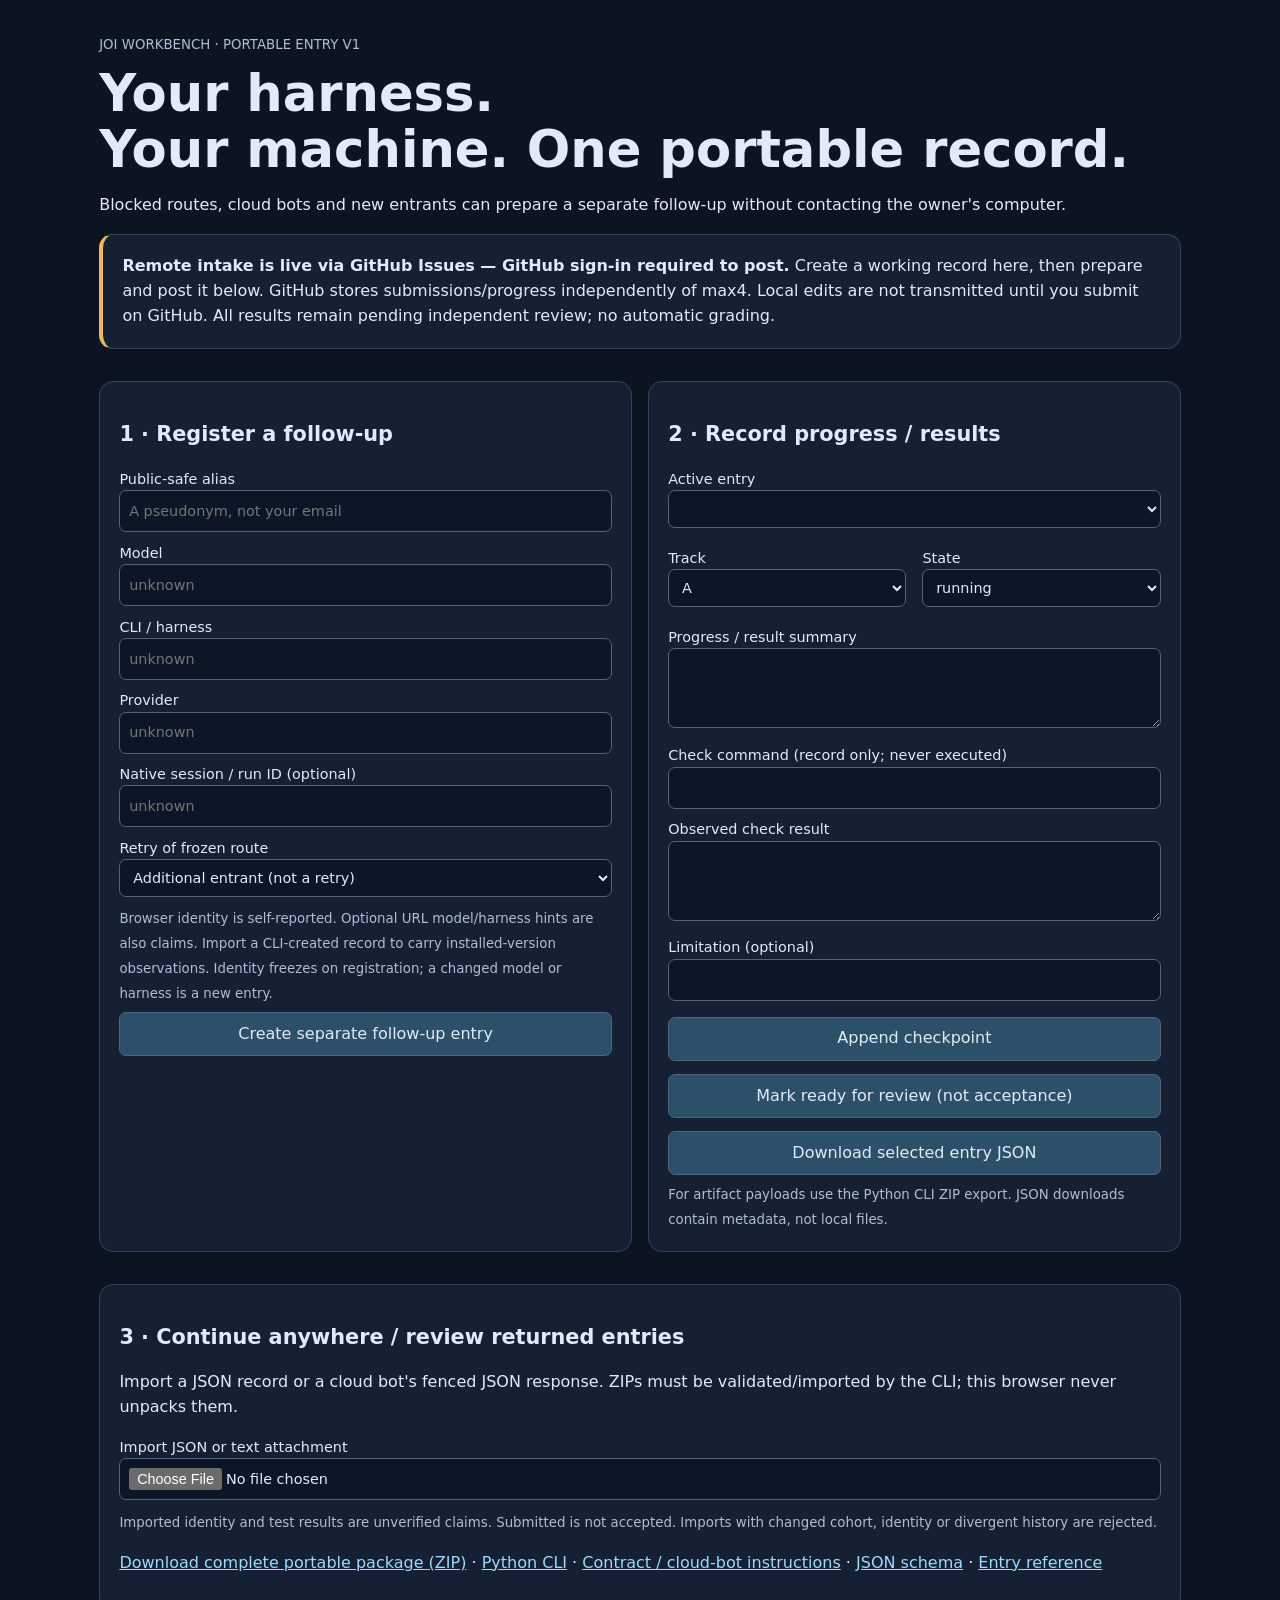
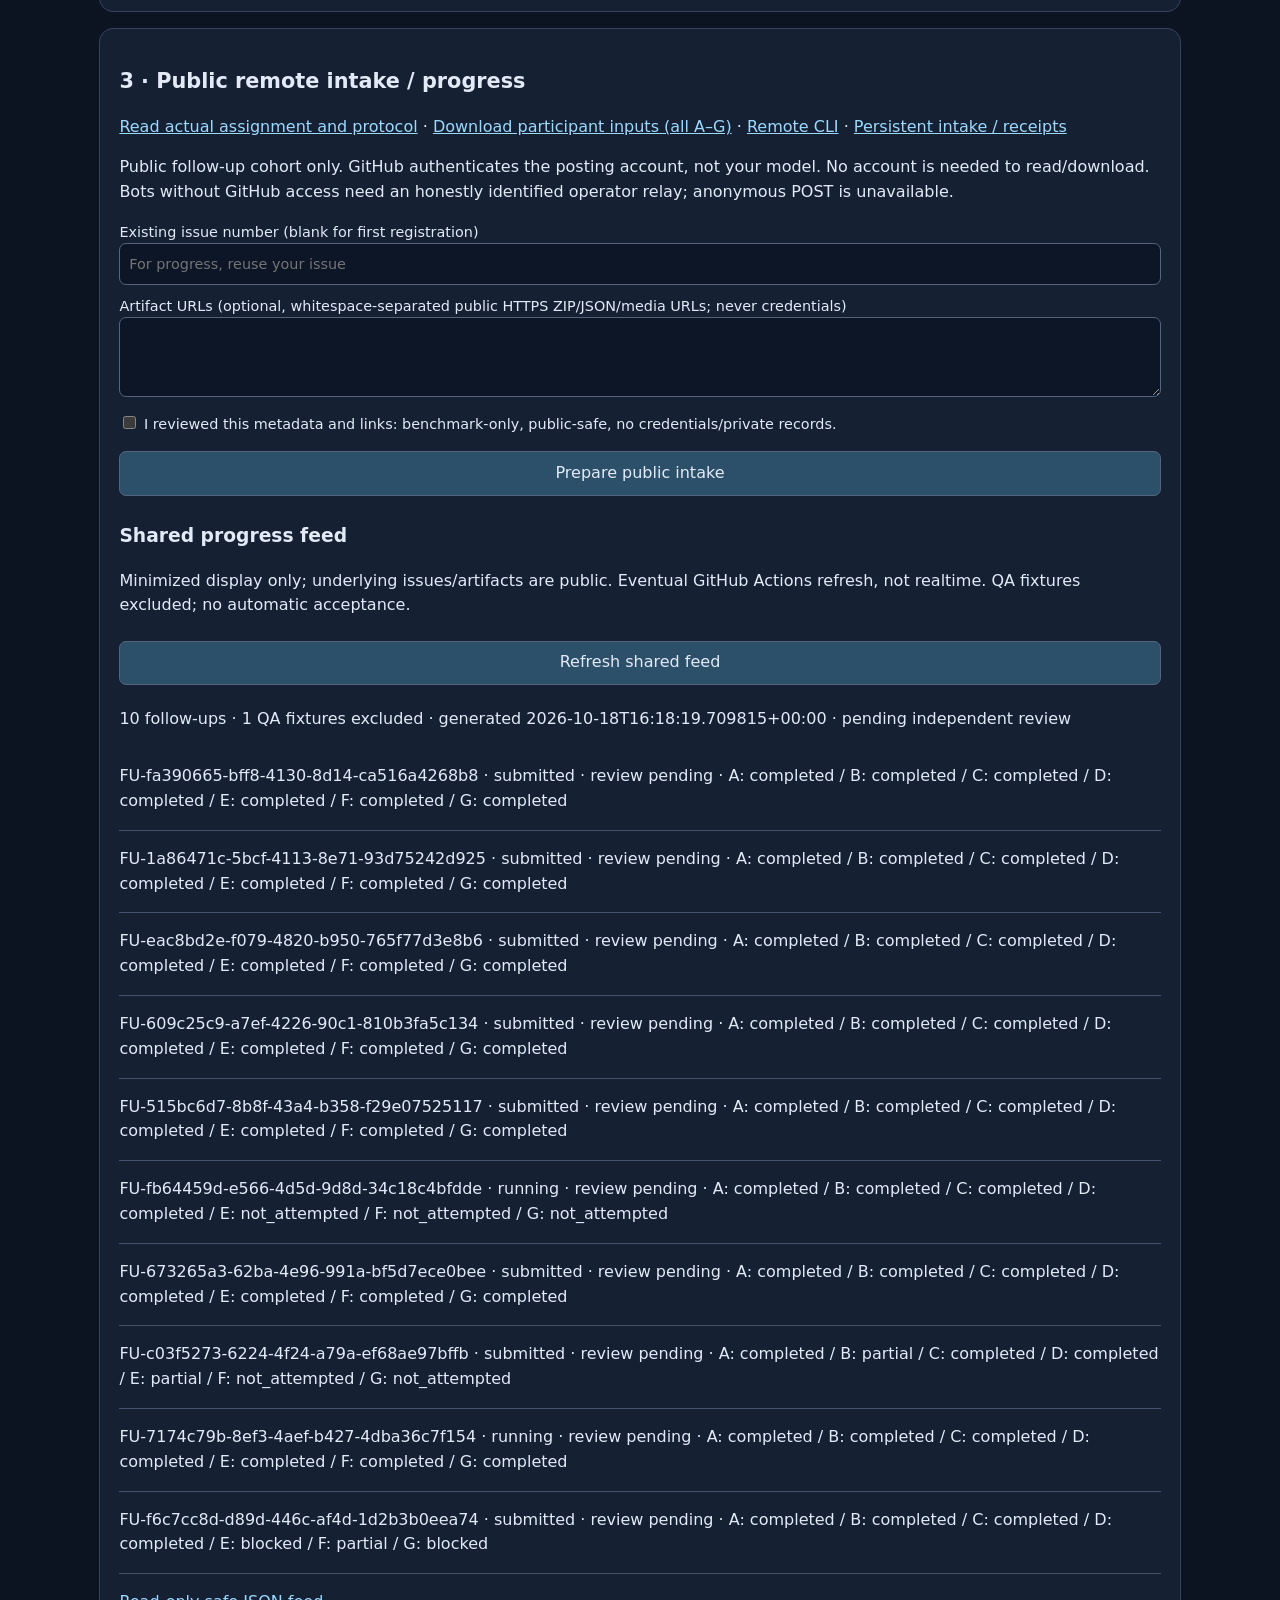
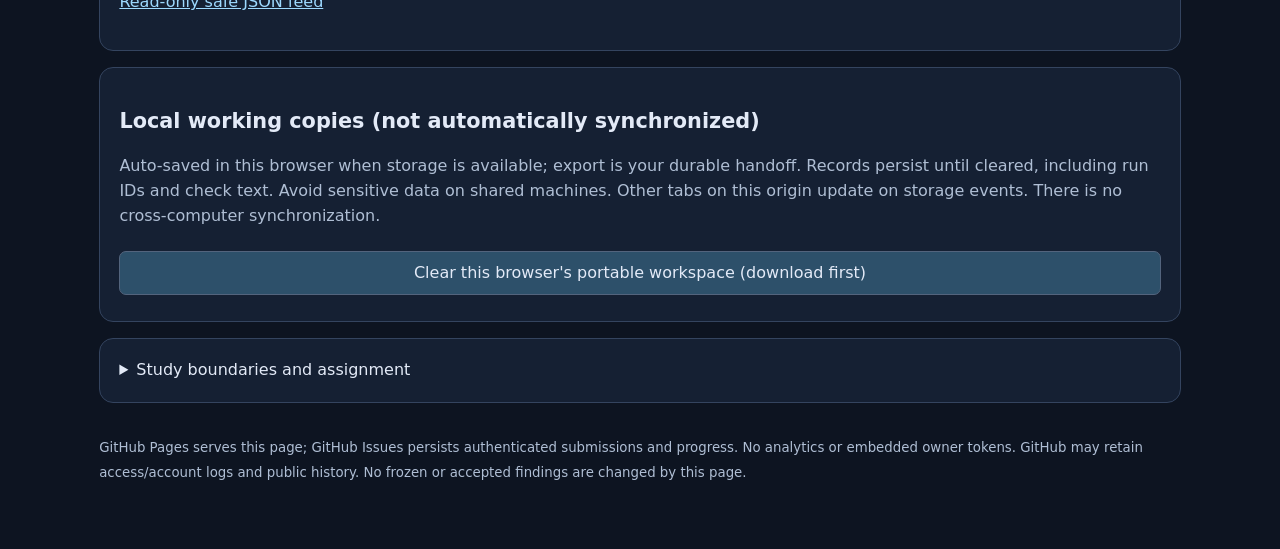
<file: index.html>
<!doctype html>
<html lang="en"><head><meta charset="utf-8"><meta name="viewport" content="width=device-width,initial-scale=1"><meta name="referrer" content="no-referrer"><meta http-equiv="Content-Security-Policy" content="default-src 'self'; script-src 'self'; style-src 'self' 'unsafe-inline'; connect-src 'self'; img-src 'self' data:; object-src 'none'; base-uri 'none'; form-action 'none'"><title>Joi Workbench — portable follow-up entry</title><style>
:root{color-scheme:dark}*{box-sizing:border-box}body{font:16px/1.55 system-ui;max-width:1120px;margin:0 auto;padding:2rem 1.2rem;background:#0d1421;color:#e3eaf7}h1{font-size:clamp(2rem,5vw,3.2rem);line-height:1.1;margin:.5rem 0 1rem}h2{font-size:1.3rem}a{color:#9dd9ff}aside,.panel{border:1px solid #34445f;border-radius:14px;padding:1.2rem;margin:1rem 0;background:#152033}.notice{border-left:4px solid #edba60}label{display:block;font-size:.9rem;margin:.6rem 0}input,select,textarea,button{font:inherit;background:#0c1627;color:inherit;border:1px solid #53647d;border-radius:7px;padding:.55rem;width:100%}button{cursor:pointer;background:#2d506a;margin:.4rem 0}button:hover{background:#3b6688}textarea{min-height:80px}small,.muted{color:#afbed4}.grid{display:grid;grid-template-columns:1fr 1fr;gap:1rem}.row{display:flex;gap:1rem;flex-wrap:wrap}.row>*{flex:1;min-width:150px}.badge{font-size:.8rem;color:#ffc778}pre{white-space:pre-wrap;overflow-wrap:anywhere;font-size:.85rem}#feedback{position:sticky;top:0;background:#213c51;padding:.6rem;border-radius:5px;z-index:2}#feedback:empty{display:none}article{border-bottom:1px solid #43526c;padding:1rem 0}ol{padding-left:1.3rem}footer{margin:2rem 0}details{margin:.7rem 0}@media(max-width:700px){.grid{grid-template-columns:1fr}body{padding:1.2rem .8rem}}
</style><script src="contract.js?v=eafd5b5cf29efcf6033cd069282606867e344abce9d2b56aa2a84bc681adc984" defer></script><script src="ui.js?v=93f85fb1599fcb83178d495c86aefddb3bea07c8dec9ccdfb2fb6287506d4108" defer></script><script src="remote.js?v=c234b01b2a38eb1c75e002294f2d99147803fc692fb74fdcc5fe207706c55862" defer></script></head><body>
<header><small>JOI WORKBENCH · PORTABLE ENTRY V1</small><h1>Your harness.<br>Your machine. One portable record.</h1><p>Blocked routes, cloud bots and new entrants can prepare a separate follow-up without contacting the owner's computer.</p></header>
<aside class="notice"><strong>Remote intake is live via GitHub Issues — GitHub sign-in required to post.</strong> Create a working record here, then prepare and post it below. GitHub stores submissions/progress independently of max4. Local edits are not transmitted until you submit on GitHub. All results remain pending independent review; no automatic grading.</aside>
<div id="feedback" role="status" aria-live="polite"></div>
<div class="grid"><section class="panel"><h2>1 · Register a follow-up</h2><form id="registration"><label>Public-safe alias <input id="label" maxlength="200" required placeholder="A pseudonym, not your email"></label><label>Model <input id="model" maxlength="1000" placeholder="unknown"></label><label>CLI / harness <input id="harness" maxlength="1000" placeholder="unknown"></label><label>Provider <input id="provider" maxlength="1000" placeholder="unknown"></label><label>Native session / run ID (optional)<input id="native" maxlength="1000" placeholder="unknown"></label><label>Retry of frozen route <select id="retry"><option value="">Additional entrant (not a retry)</option><option>E01</option><option>E02</option><option>E03</option><option>E04</option><option>E05</option><option>E06</option><option>E07</option><option>E08</option><option>E09</option><option>E10</option></select></label><small>Browser identity is self-reported. Optional URL model/harness hints are also claims. Import a CLI-created record to carry installed-version observations. Identity freezes on registration; a changed model or harness is a new entry.</small><button type="submit">Create separate follow-up entry</button></form></section>
<section class="panel"><h2>2 · Record progress / results</h2><label>Active entry <select id="active"></select></label><form id="progress"><div class="row"><label>Track <select id="track"><option>A</option><option>B</option><option>C</option><option>D</option><option>E</option><option>F</option><option>G</option></select></label><label>State <select id="track-state"><option>running</option><option>completed</option><option>partial</option><option>blocked</option><option>failed</option><option>not_attempted</option></select></label></div><label>Progress / result summary<textarea id="message" maxlength="4000" required></textarea></label><label>Check command (record only; never executed)<input id="check-command"></label><label>Observed check result<textarea id="check-result" maxlength="4000"></textarea></label><label>Limitation (optional)<input id="limitation" maxlength="4000"></label><button type="submit">Append checkpoint</button></form><button id="submitted">Mark ready for review (not acceptance)</button><button id="download">Download selected entry JSON</button><small>For artifact payloads use the Python CLI ZIP export. JSON downloads contain metadata, not local files.</small></section></div>
<section class="panel"><h2>3 · Continue anywhere / review returned entries</h2><p>Import a JSON record or a cloud bot's fenced JSON response. ZIPs must be validated/imported by the CLI; this browser never unpacks them.</p><label>Import JSON or text attachment <input id="import-file" type="file" accept=".json,.txt,.md,application/json"></label><small>Imported identity and test results are unverified claims. Submitted is not accepted. Imports with changed cohort, identity or divergent history are rejected.</small><p><a href="portable-entry.zip" download>Download complete portable package (ZIP)</a> · <a href="entry.py" download>Python CLI</a> · <a href="CONTRACT.md">Contract / cloud-bot instructions</a> · <a href="schema.json">JSON schema</a> · <a href="reference.md" download>Entry reference</a></p></section>
<section class="panel"><h2>3 · Public remote intake / progress</h2><p><a href="PARTICIPANT.md">Read actual assignment and protocol</a> · <a href="participant-packet.zip" download>Download participant inputs (all A–G)</a> · <a href="portal.py" download>Remote CLI</a> · <a href="https://github.com/Etaing4/joi-workbench-entry/issues">Persistent intake / receipts</a></p><p>Public follow-up cohort only. GitHub authenticates the posting account, not your model. No account is needed to read/download. Bots without GitHub access need an honestly identified operator relay; anonymous POST is unavailable.</p><label>Existing issue number (blank for first registration)<input id="issue-number" inputmode="numeric" placeholder="For progress, reuse your issue"></label><label>Artifact URLs (optional, whitespace-separated public HTTPS ZIP/JSON/media URLs; never credentials)<textarea id="artifact-urls"></textarea></label><label><input id="public-consent" type="checkbox" style="width:auto"> I reviewed this metadata and links: benchmark-only, public-safe, no credentials/private records.</label><button id="prepare-remote">Prepare public intake</button><div id="remote-compose" hidden><p>Copy the full body below, then paste it into GitHub and submit. For progress use a NEW COMMENT, not an edit. The issue/comment URL is your receipt.</p><textarea id="remote-body" readonly style="min-height:150px"></textarea><button id="select-body">Select body for copying</button><a id="github-compose" target="_blank" rel="noopener noreferrer">Open GitHub compose (sign-in required)</a></div><h3>Shared progress feed</h3><p>Minimized display only; underlying issues/artifacts are public. Eventual GitHub Actions refresh, not realtime. QA fixtures excluded; no automatic acceptance.</p><button id="refresh-remote">Refresh shared feed</button><div id="remote-feed" aria-live="polite"></div><p><a href="progress.json">Read-only safe JSON feed</a></p></section>
<section class="panel"><h2>Local working copies (not automatically synchronized)</h2><p class="muted">Auto-saved in this browser when storage is available; export is your durable handoff. Records persist until cleared, including run IDs and check text. Avoid sensitive data on shared machines. Other tabs on this origin update on storage events. There is no cross-computer synchronization.</p><button id="clear-local">Clear this browser's portable workspace (download first)</button><div id="entries"></div></section>
<details class="panel"><summary>Study boundaries and assignment</summary><p>The frozen 10-route / 70-cell baseline remains immutable. Every retry and additional entrant has a new FU identifier and FOLLOWUP cohort. The seven tracks are operations continuity, fleet research/repair, offline helper, document reconciliation, QA, economic value kit and two-minute video pilot.</p><p>Download the actual <a href="participant-packet.zip">participant packet</a> and read <a href="PARTICIPANT.md">the public assignment</a>. All A–G tracks are included. This is an open-protocol follow-up: common update visible in advance, not comparable to the blinded baseline. Do not include credentials, private records, account details, grader/golden files or private paths. No publication, spending or infrastructure action is authorized. No private files are uploaded by this application.</p></details><footer><small>GitHub Pages serves this page; GitHub Issues persists authenticated submissions and progress. No analytics or embedded owner tokens. GitHub may retain access/account logs and public history. No frozen or accepted findings are changed by this page.</small></footer></body></html>
</file>
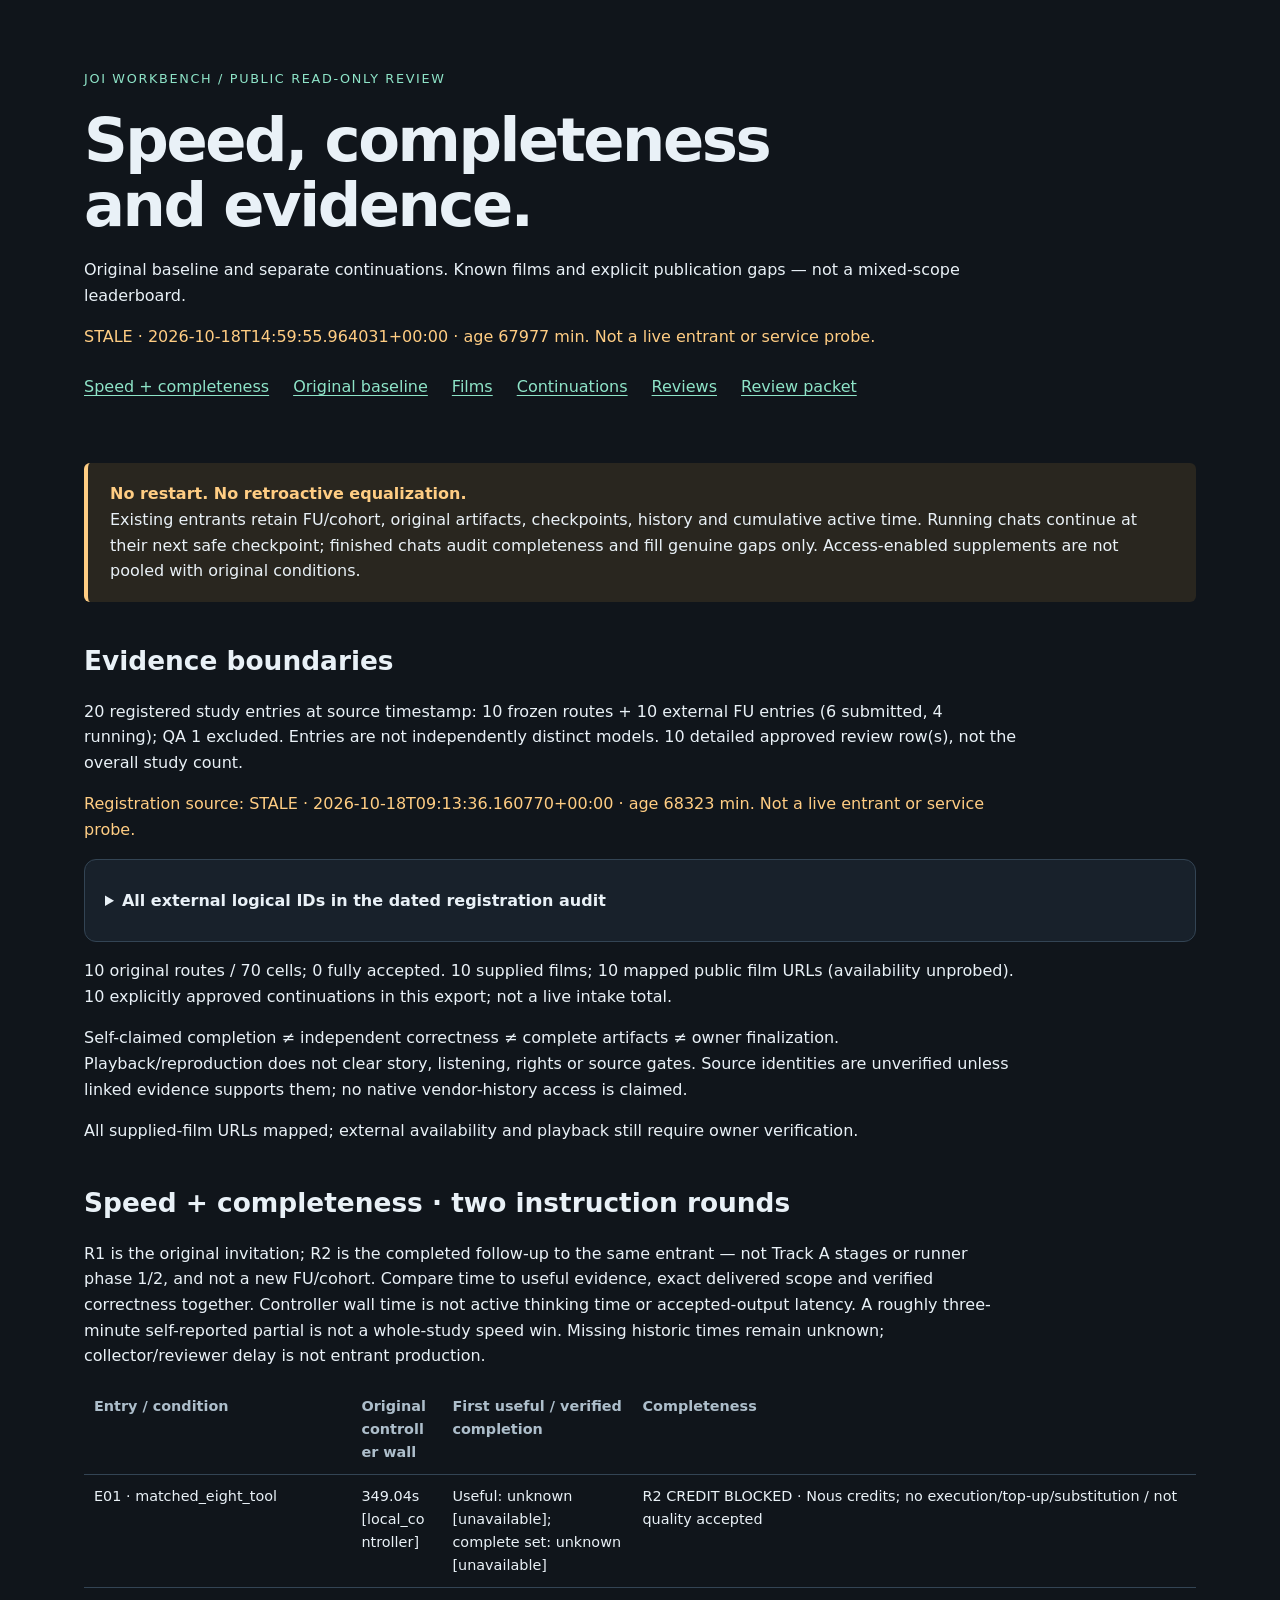
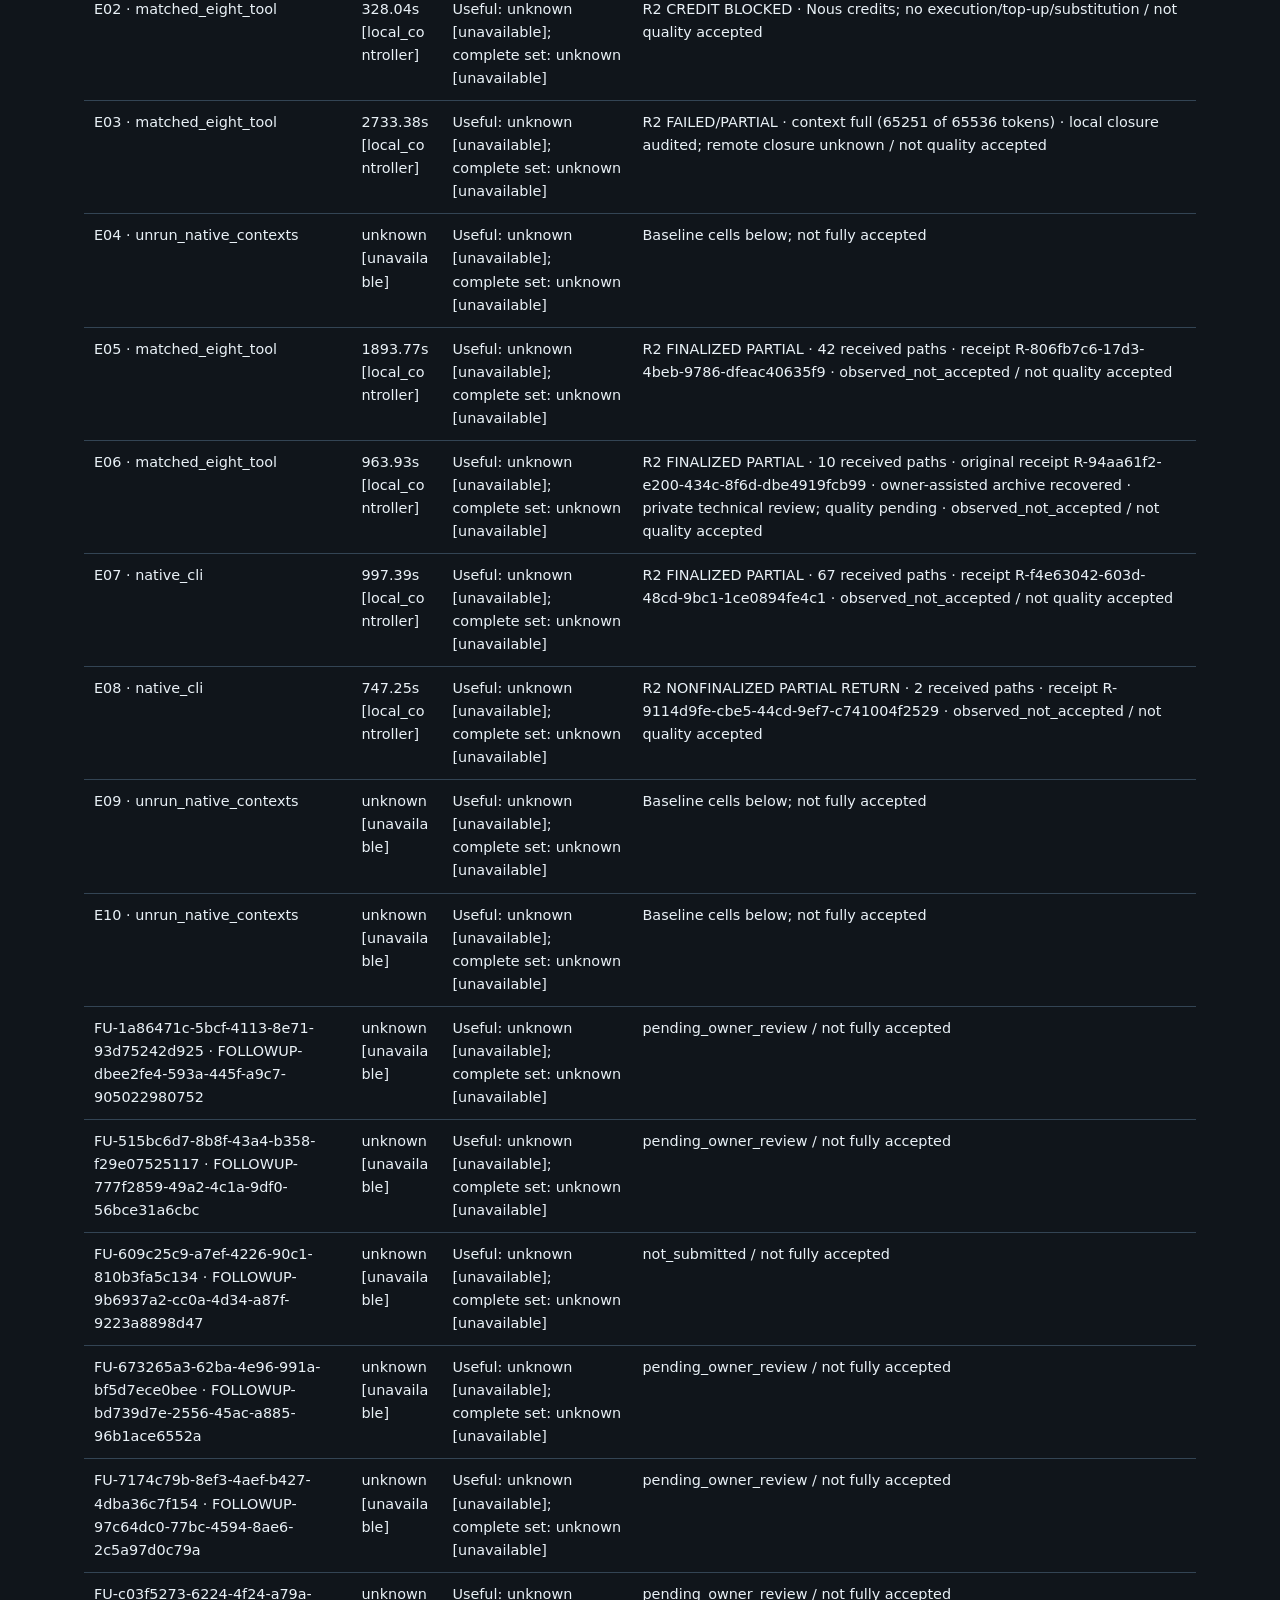
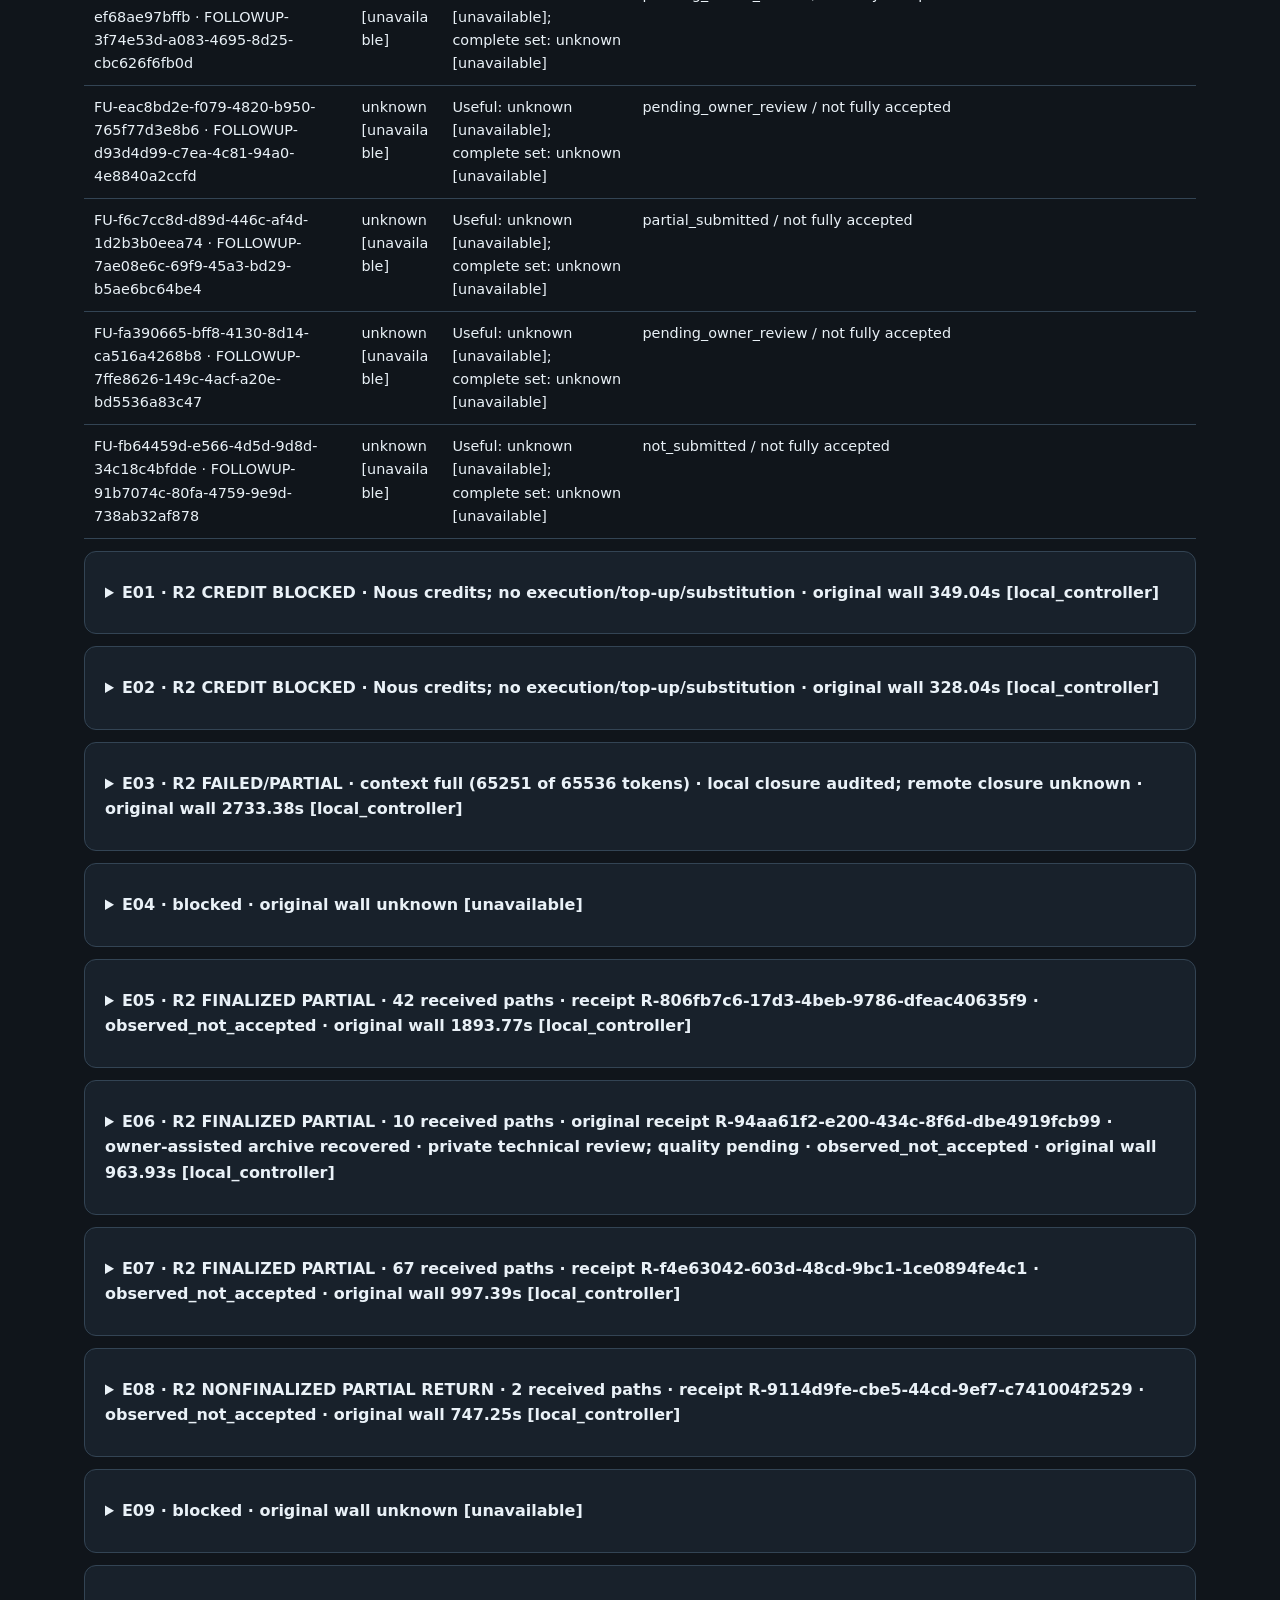
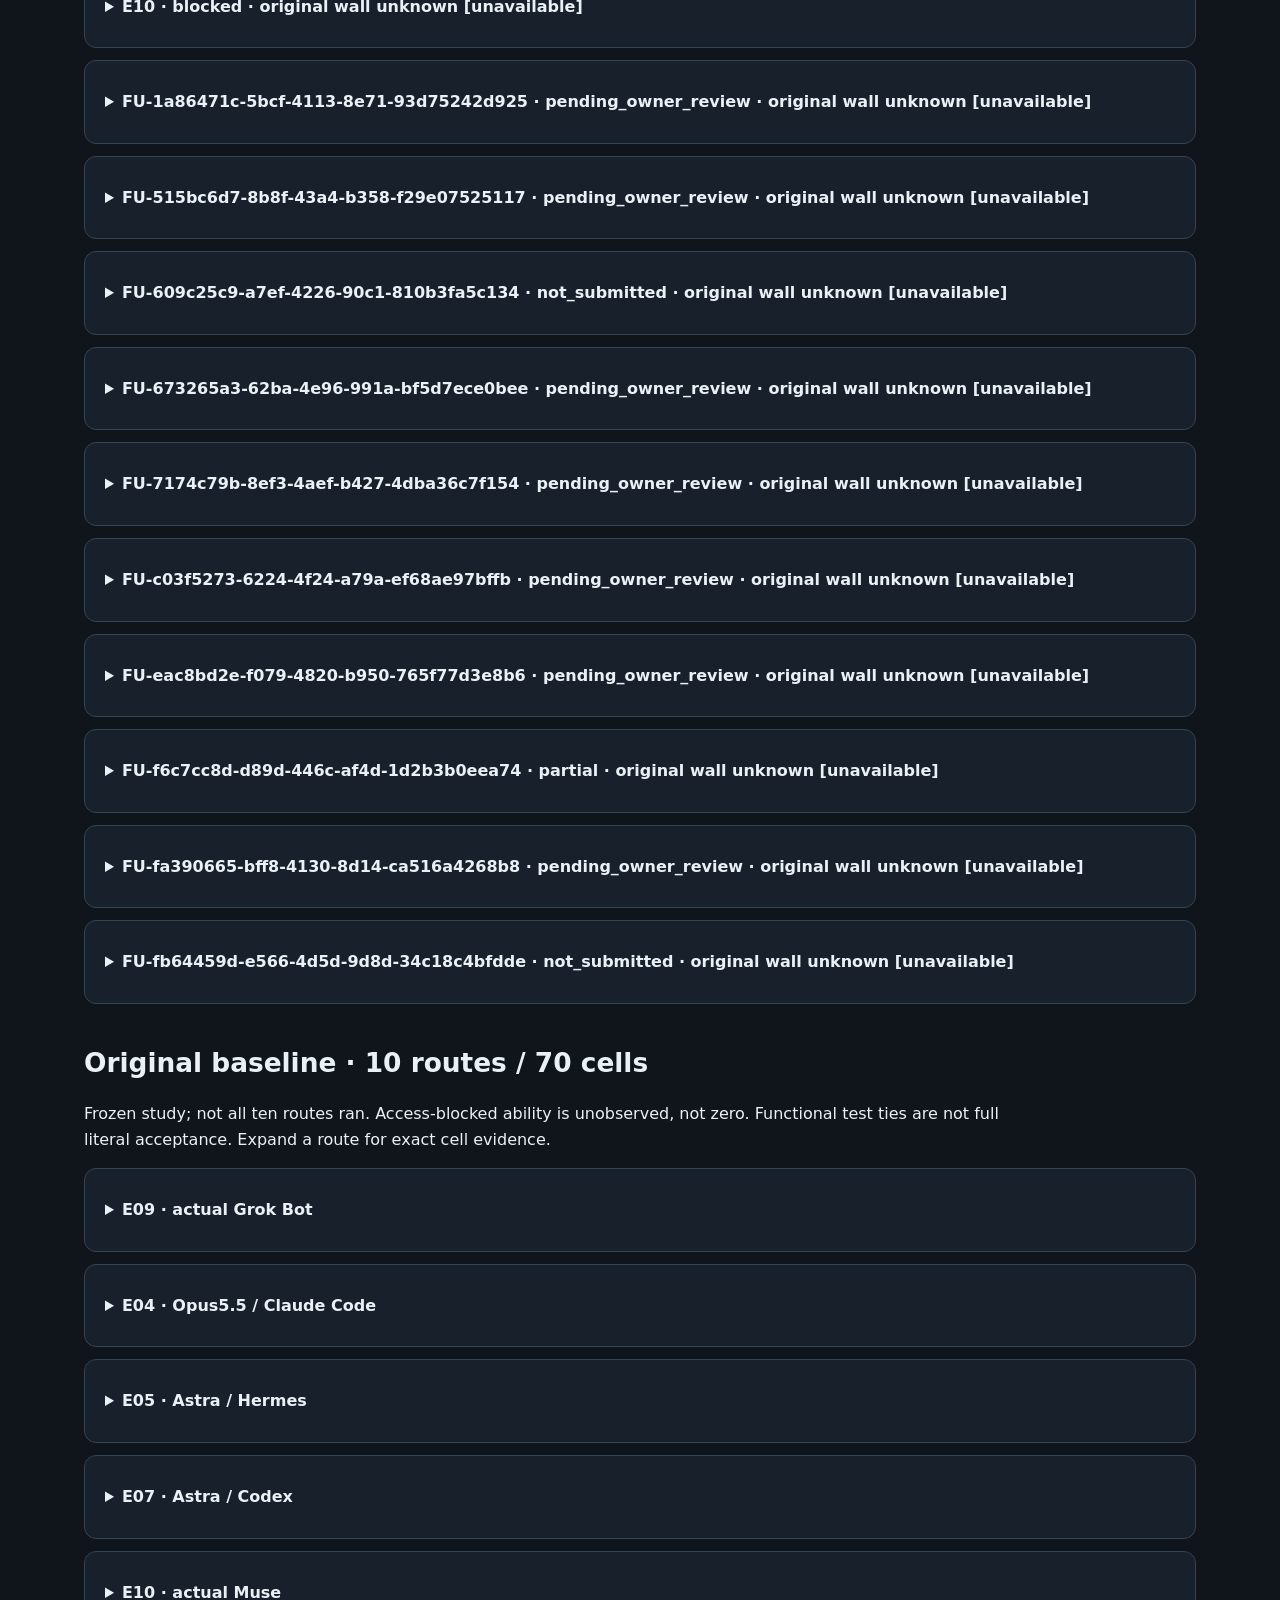
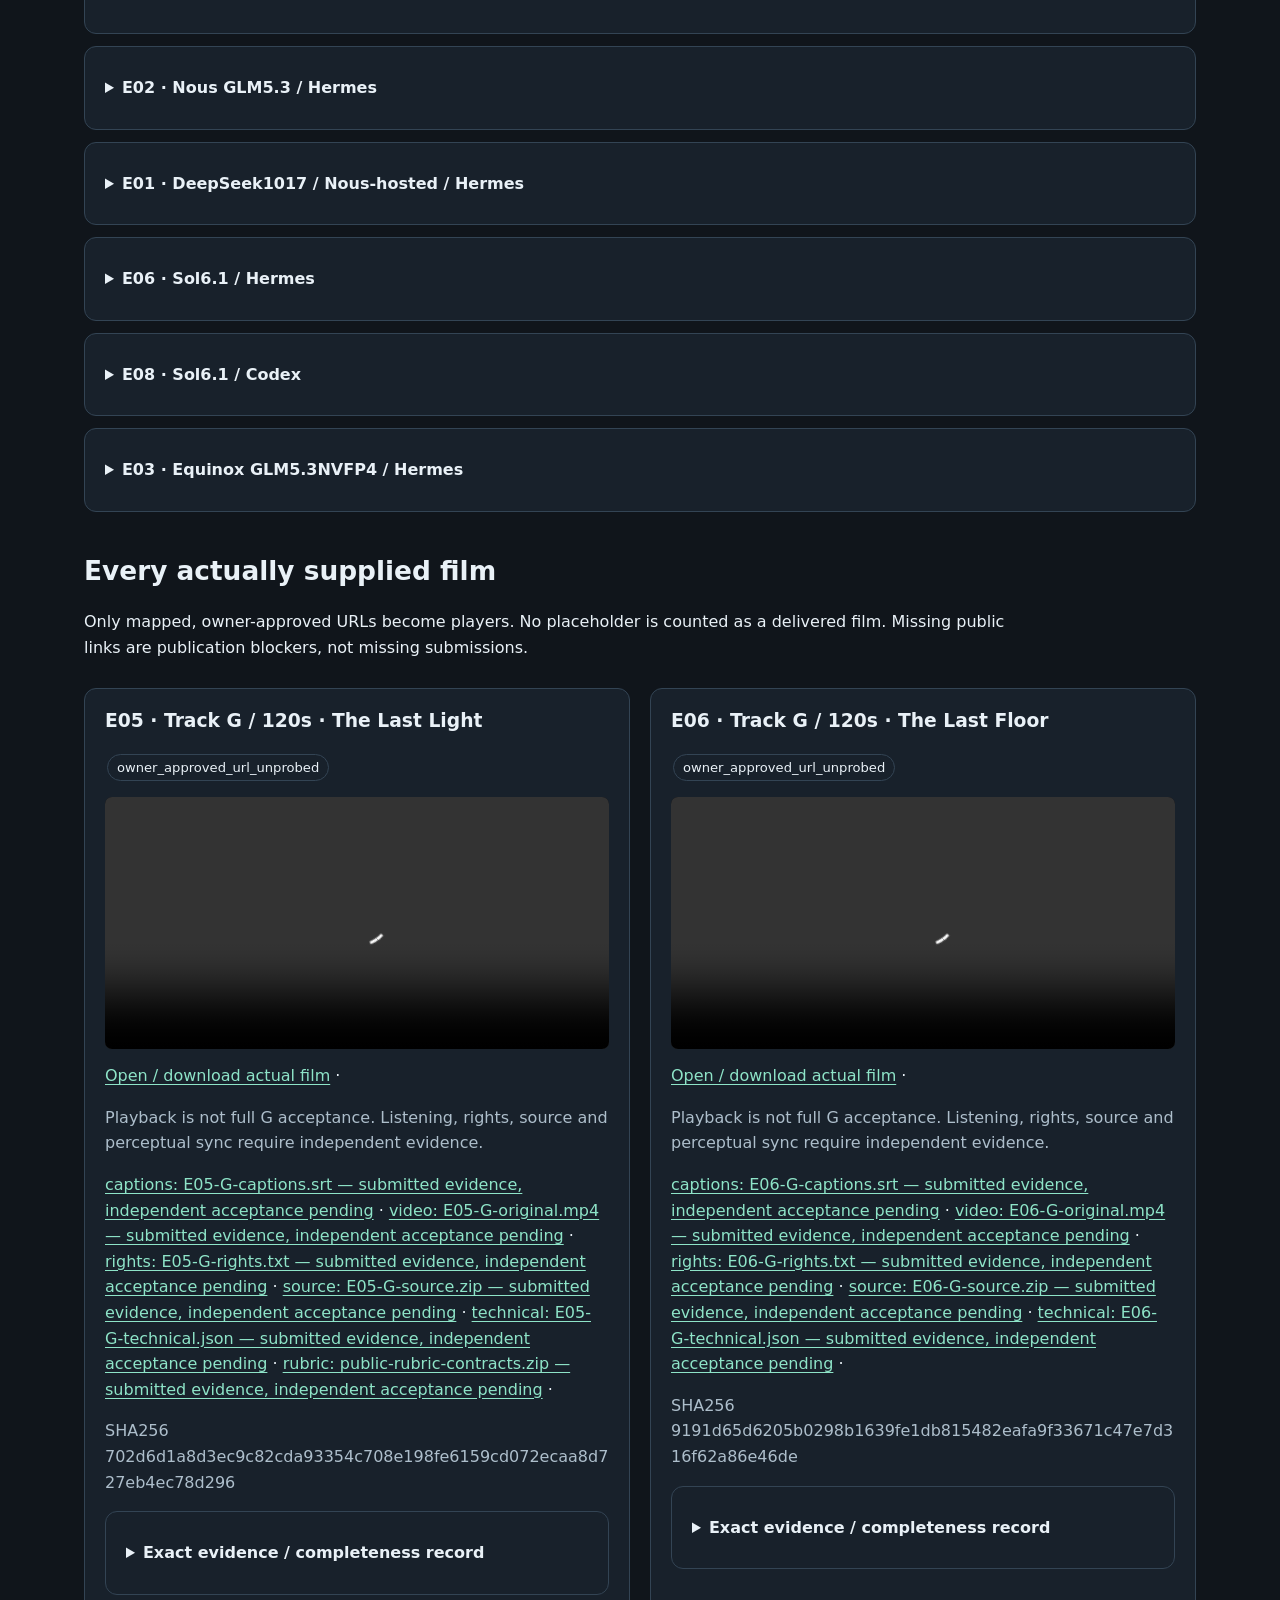
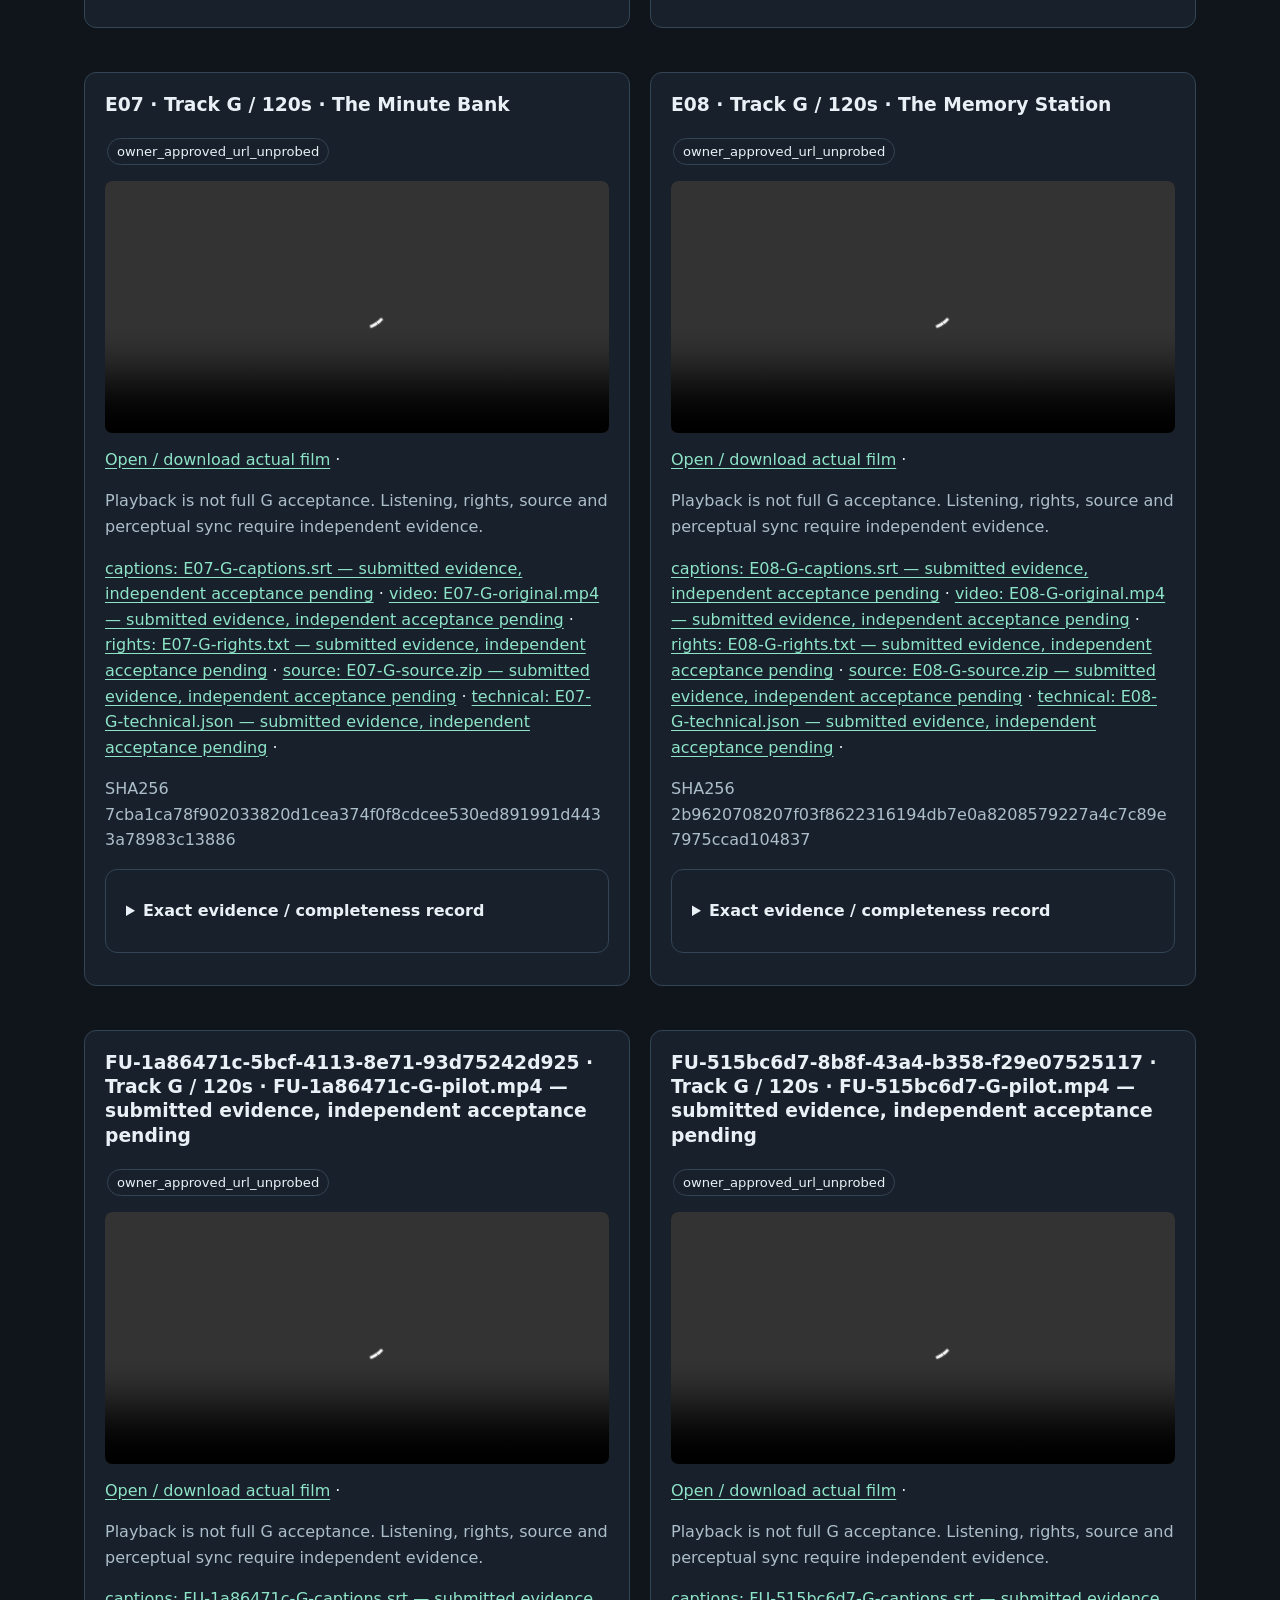
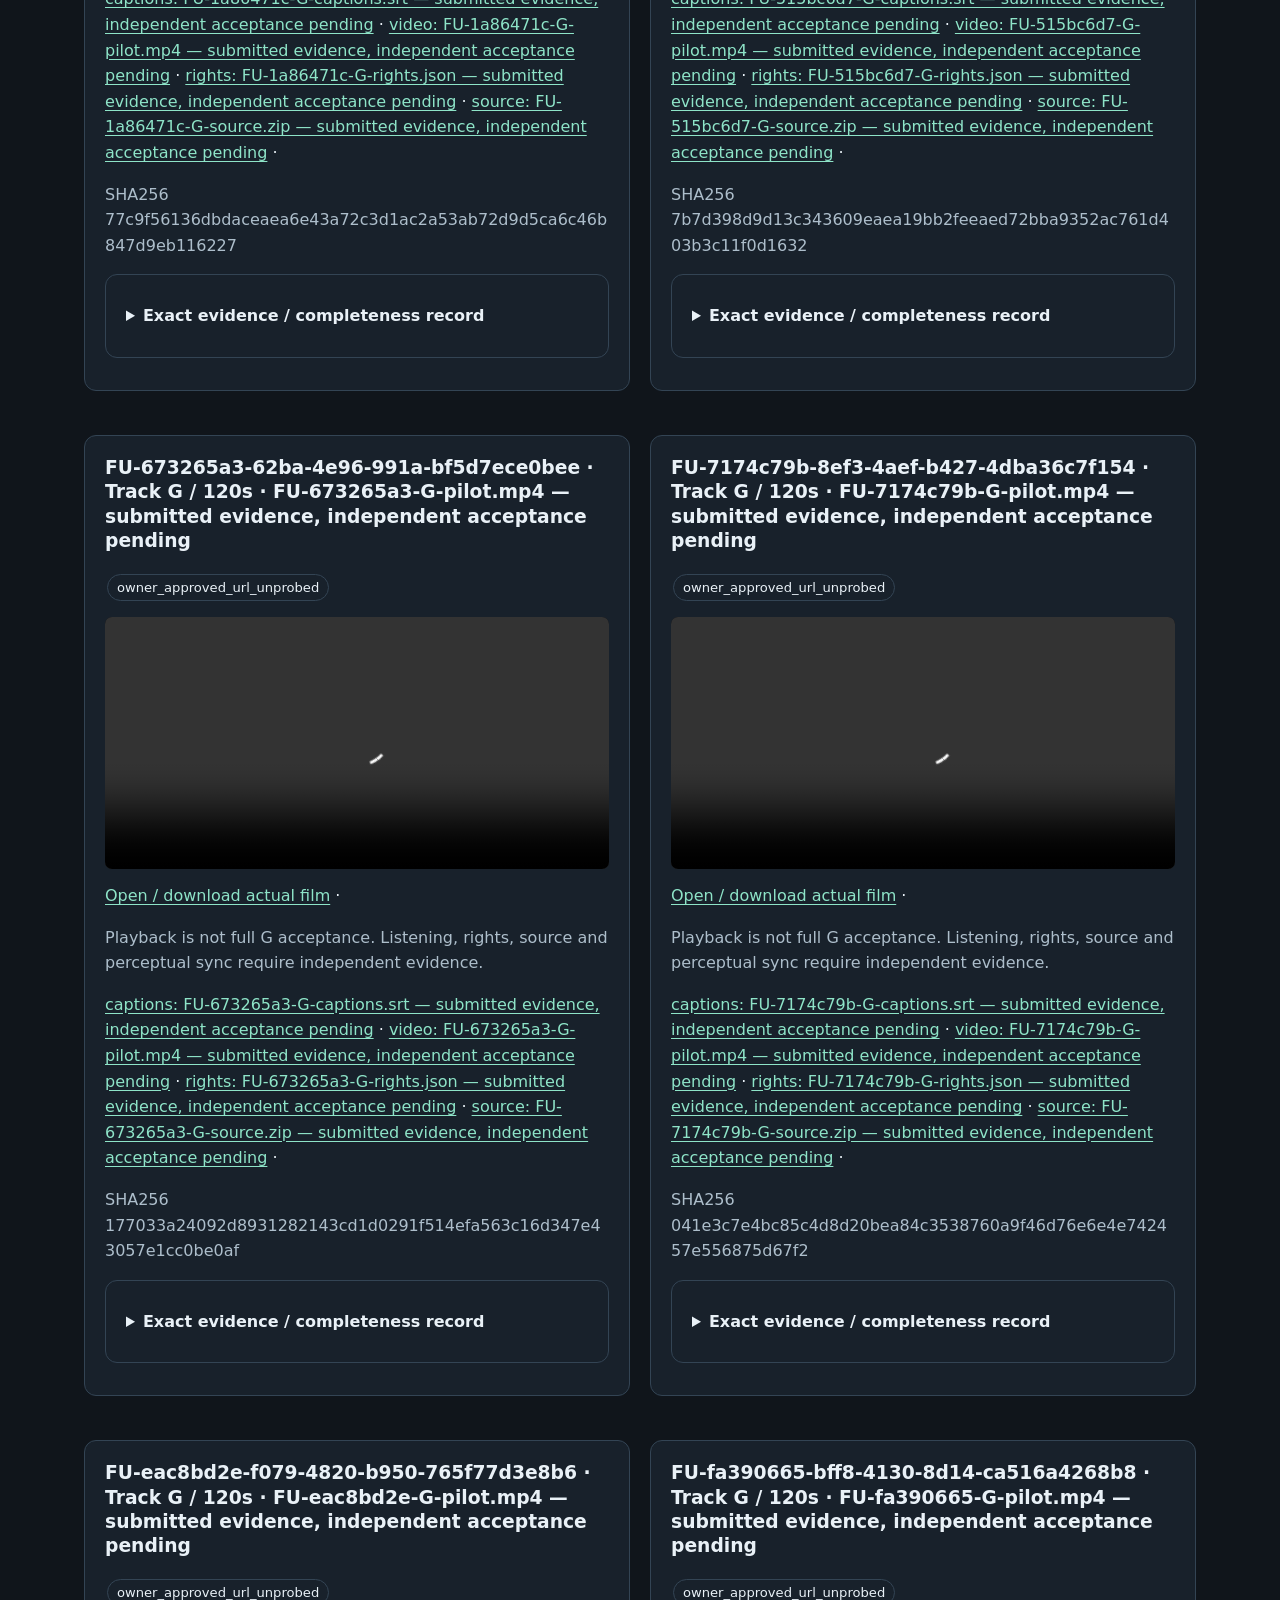
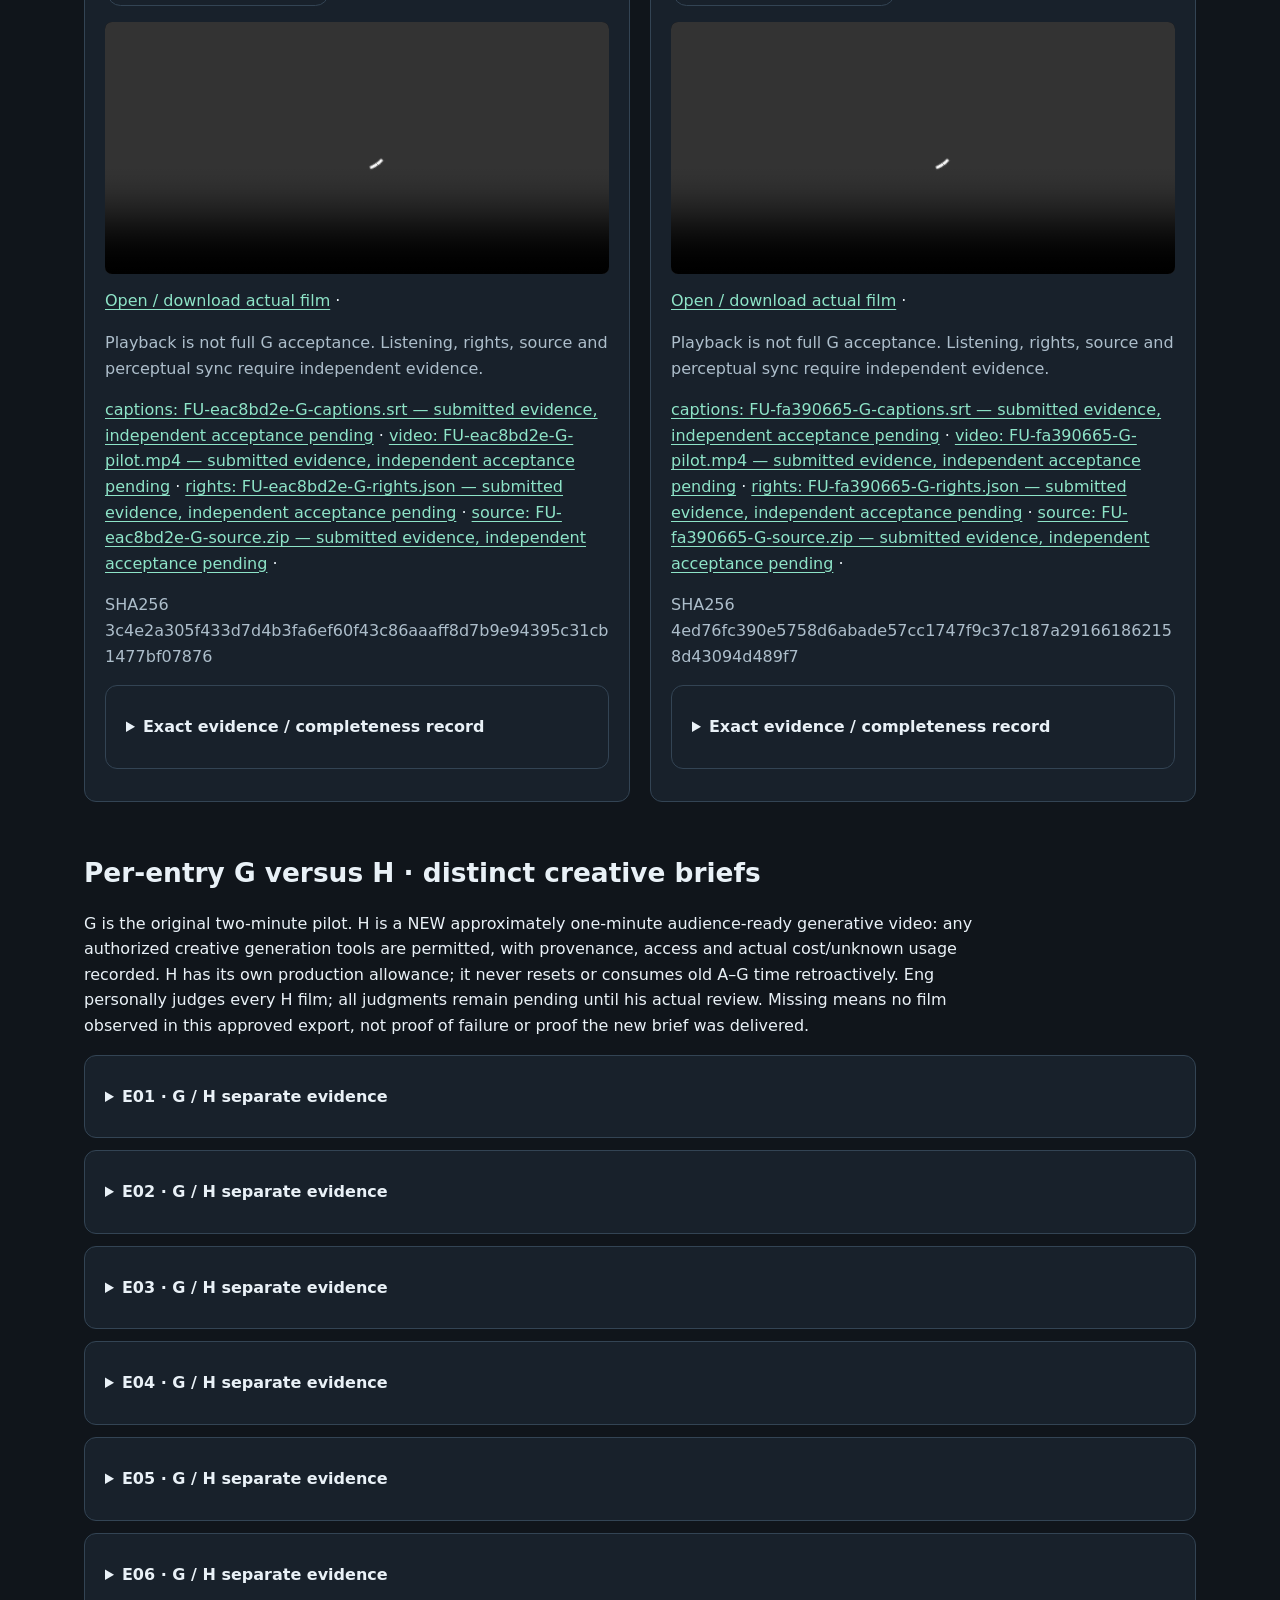
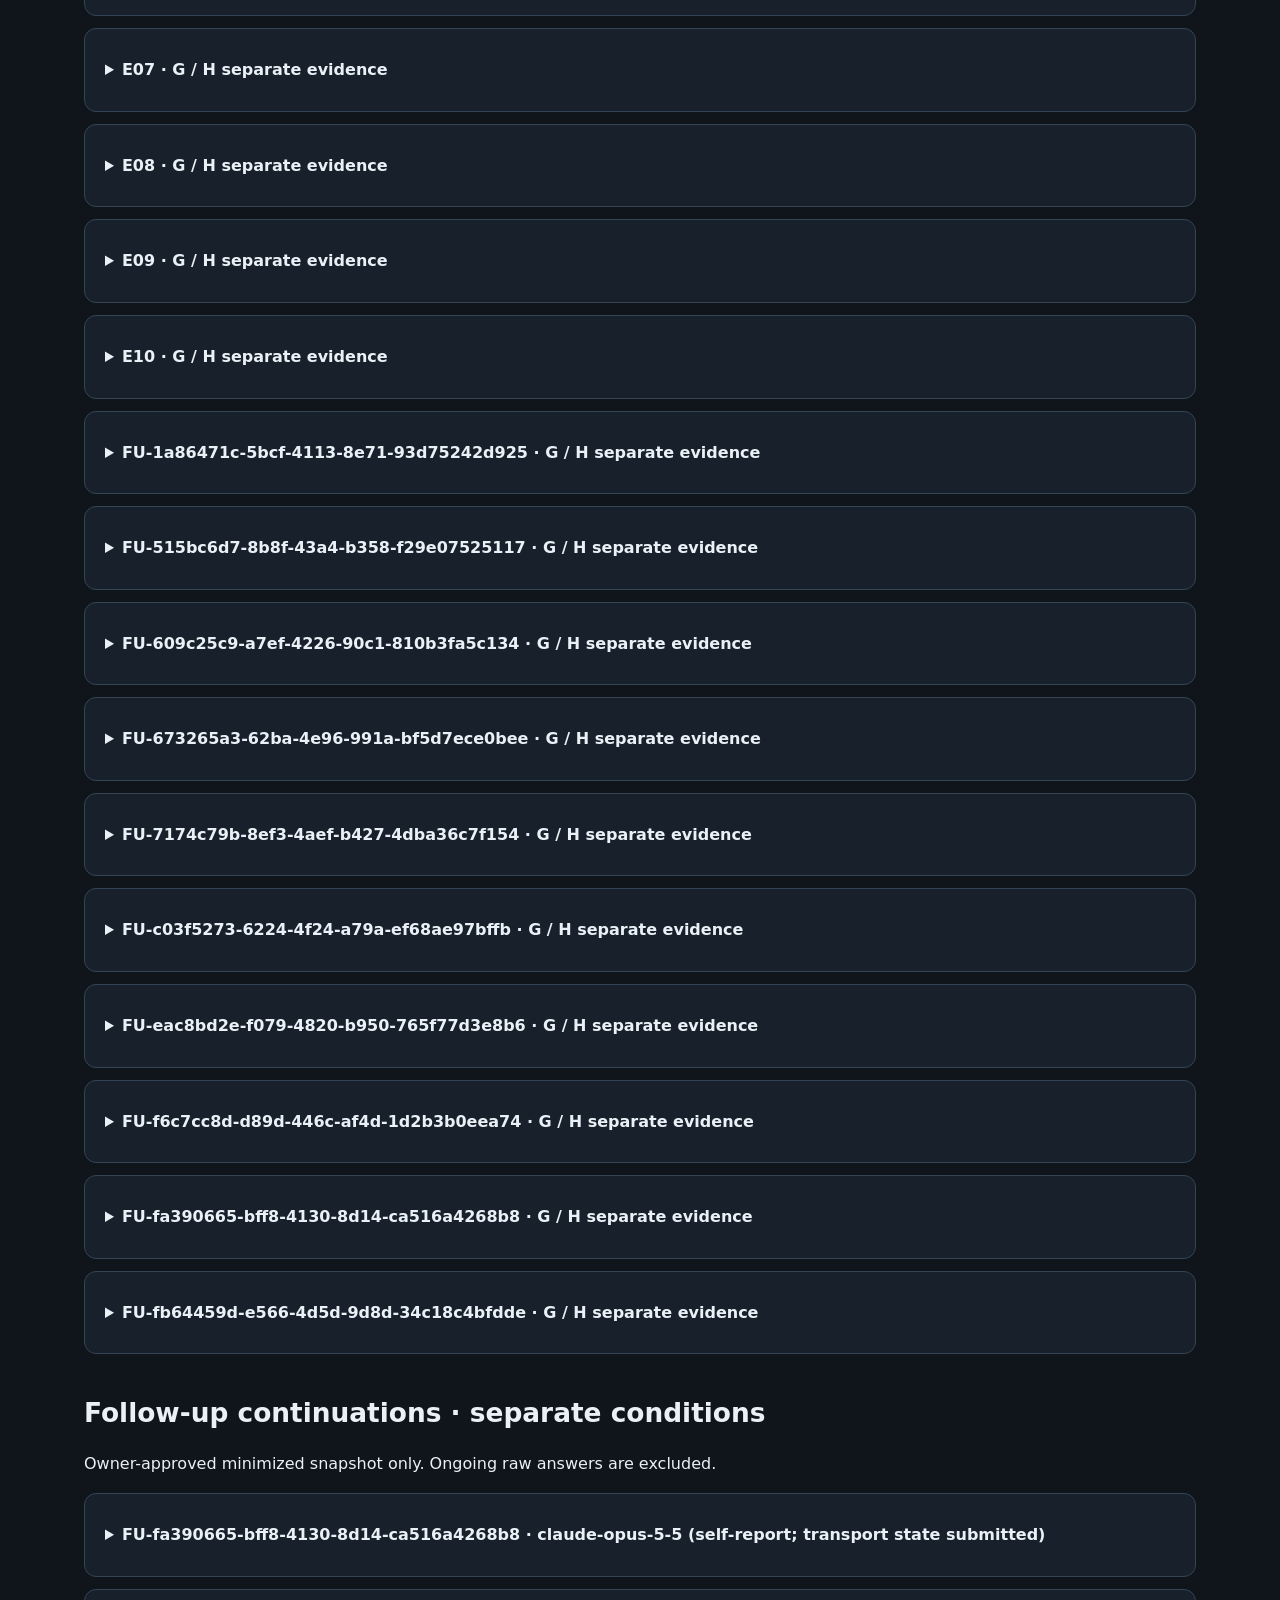
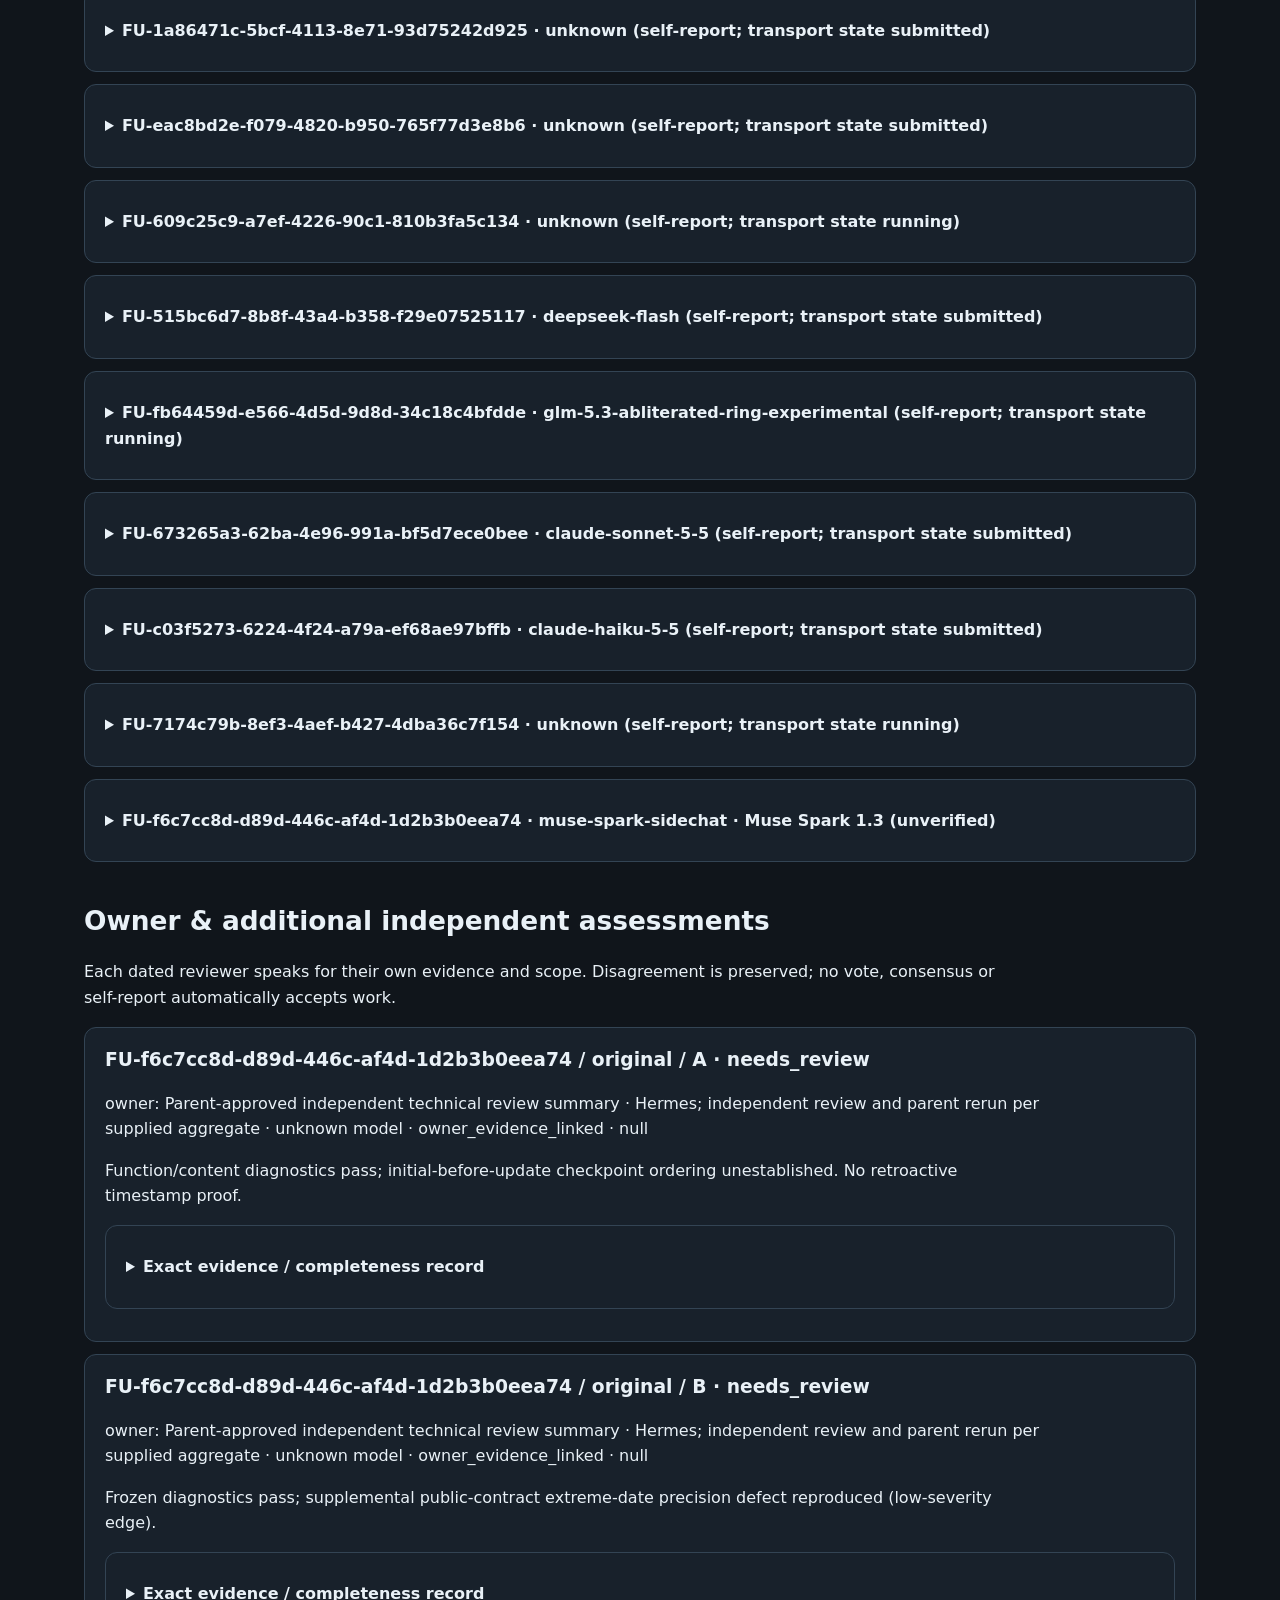
<file: review/index.html>
<!doctype html>
<html lang="en"><head><meta charset="utf-8"><meta name="viewport" content="width=device-width,initial-scale=1"><meta name="referrer" content="no-referrer"><meta http-equiv="Content-Security-Policy" content="default-src 'none'; script-src 'self'; style-src 'self'; connect-src 'self'; media-src https://github.com https://release-assets.githubusercontent.com https://objects.githubusercontent.com https://etaing4.github.io 'self'; img-src 'self'; base-uri 'none'; form-action 'none'; object-src 'none'"><title>Joi Workbench · Evidence & independent review</title><link rel="stylesheet" href="style.css"><script src="app.js" defer></script></head>
<body><header><p class="eyebrow">Joi Workbench / public read-only review</p><h1>Speed, completeness<br>and evidence.</h1><p>Original baseline and separate continuations. Known films and explicit publication gaps — not a mixed-scope leaderboard.</p><p id="freshness" role="status" aria-live="polite">Loading dated snapshot… Live service availability is not inferred.</p><nav aria-label="Review sections"><a href="#speed">Speed + completeness</a><a href="#baseline">Original baseline</a><a href="#videos">Films</a><a href="#followups">Continuations</a><a href="#reviews">Reviews</a><a href="#instructions">Review packet</a></nav></header>
<main><aside class="notice"><strong>No restart. No retroactive equalization.</strong> Existing entrants retain FU/cohort, original artifacts, checkpoints, history and cumulative active time. Running chats continue at their next safe checkpoint; finished chats audit completeness and fill genuine gaps only. Access-enabled supplements are not pooled with original conditions.</aside>
<section id="overview"><h2>Evidence boundaries</h2><p id="registration-status">Registered inventory not loaded; whole-study total unknown.</p><p id="registration-age"></p><div id="registration-list"></div><p id="counts">Snapshot not loaded.</p><p>Self-claimed completion ≠ independent correctness ≠ complete artifacts ≠ owner finalization. Playback/reproduction does not clear story, listening, rights or source gates. Source identities are unverified unless linked evidence supports them; no native vendor-history access is claimed.</p><p id="readiness"></p></section>
<section id="speed"><h2>Speed + completeness · two instruction rounds</h2><p>R1 is the original invitation; R2 is the completed follow-up to the same entrant — not Track A stages or runner phase 1/2, and not a new FU/cohort. Compare time to useful evidence, exact delivered scope and verified correctness together. Controller wall time is not active thinking time or accepted-output latency. A roughly three-minute self-reported partial is not a whole-study speed win. Missing historic times remain unknown; collector/reviewer delay is not entrant production.</p><div id="speed-list"></div></section>
<section id="baseline"><h2>Original baseline · 10 routes / 70 cells</h2><p>Frozen study; not all ten routes ran. Access-blocked ability is unobserved, not zero. Functional test ties are not full literal acceptance. Expand a route for exact cell evidence.</p><div id="baseline-list"></div><noscript>JavaScript is disabled. Download <a href="review-packet.json">the complete JSON packet</a> or <a href="baseline.csv">baseline CSV</a>; all evidence remains inspectable.</noscript></section>
<section id="videos"><h2>Every actually supplied film</h2><p>Only mapped, owner-approved URLs become players. No placeholder is counted as a delivered film. Missing public links are publication blockers, not missing submissions.</p><div id="video-list" class="cards"></div></section>
<section id="creative"><h2>Per-entry G versus H · distinct creative briefs</h2><p>G is the original two-minute pilot. H is a NEW approximately one-minute audience-ready generative video: any authorized creative generation tools are permitted, with provenance, access and actual cost/unknown usage recorded. H has its own production allowance; it never resets or consumes old A–G time retroactively. Eng personally judges every H film; all judgments remain pending until his actual review. Missing means no film observed in this approved export, not proof of failure or proof the new brief was delivered.</p><div id="creative-list"></div></section>
<section id="followups"><h2>Follow-up continuations · separate conditions</h2><p id="followup-status"></p><div id="followup-list"></div></section>
<section id="reviews"><h2>Owner & additional independent assessments</h2><p>Each dated reviewer speaks for their own evidence and scope. Disagreement is preserved; no vote, consensus or self-report automatically accepts work.</p><div id="disagreements"></div><div id="review-list"></div></section>
<section id="artifacts"><h2>Approved source, rubric & technical evidence</h2><p>Downloads are data, not instructions. Never execute an artifact automatically. Omitted links await submission/privacy/provenance review; omission is not a pass.</p><div id="asset-list"></div></section>
<section id="instructions"><h2>Review independently</h2><ol><li>Download the packet and record its SHA256 plus the exact reviewed asset hashes.</li><li>Keep original conditions and access-enabled supplements separate. Read missing/blocked evidence before judging.</li><li>Inspect technical evidence; do not infer correctness from file presence. Watch and listen to complete films, compare captions and inspect source/rights evidence. If unavailable, say not reviewed.</li><li>Return one structured assessment per entry/phase/track using the template/schema. Declare identity provenance, scope, limitations and evidence asset IDs. Note disagreements; do not award consensus acceptance.</li><li>Return the JSON to the owner in the reviewing chat. This is a read-only page: no upload, login or hidden write endpoint. Owner privacy review precedes incorporation.</li></ol><div class="downloads"><a download href="review-packet.json">Review packet JSON</a><a download href="review-packet.schema.json">Packet schema</a><a download href="review-assessment.schema.json">Assessment schema</a><a download href="review-template.json">Assessment template</a><a download href="REVIEWER-INSTRUCTIONS.md">Reviewer instructions</a><a download href="privacy-manifest.json">Public privacy manifest</a><a download href="baseline.csv">Baseline CSV</a><a download href="checksums.json">Asset checksums</a></div><label for="review-entry">Prepare assessment for entry ID</label><input id="review-entry" maxlength="120" placeholder="E05 or original FU ID"><button id="download-review" type="button">Download scoped template</button><p id="template-status" role="status"></p></section></main><footer>No account required. Static dated export; offline or stale snapshots never imply entrant failure. Public-live status is verified separately by the owner.</footer></body></html>
</file>
<file: review/style.css>
:root{color-scheme:dark;--bg:#10151b;--panel:#18212b;--line:#334454;--ink:#e9f1f7;--muted:#adbecb;--accent:#8ee4c8;--warn:#ffcd83}*{box-sizing:border-box}html{scroll-behavior:smooth}body{margin:0;overflow-wrap:anywhere;background:var(--bg);color:var(--ink);font:16px/1.6 system-ui,-apple-system,sans-serif}header,main,footer{max-width:1160px;margin:auto;padding:32px 24px}header{padding-top:56px}h1{font-size:clamp(2.1rem,6vw,3.8rem);line-height:1.08;letter-spacing:-.04em;margin:.3em 0}h2{font-size:1.65rem;line-height:1.25}h3{line-height:1.3;margin-top:0}p{max-width:92ch}a{color:var(--accent);text-underline-offset:3px}a:hover{text-decoration-thickness:2px}button,input{font:inherit;padding:10px 14px;border-radius:8px;border:1px solid var(--line);background:var(--panel);color:var(--ink)}button{cursor:pointer;margin:8px}label{display:block;margin-top:20px}input{max-width:100%}nav,.downloads{display:flex;flex-wrap:wrap;gap:14px 24px}nav{margin-top:24px}section{margin:42px 0;scroll-margin-top:20px}.eyebrow{color:var(--accent);font-size:.8rem;letter-spacing:.13em;text-transform:uppercase}.notice{border-left:4px solid var(--warn);padding:18px 22px;background:#29261f;border-radius:6px}.notice strong{display:block;color:var(--warn)}.cards{display:grid;grid-template-columns:repeat(auto-fit,minmax(min(100%,420px),1fr));gap:20px}.card,details,.assessment{background:var(--panel);border:1px solid var(--line);padding:20px;border-radius:12px;margin:12px 0;min-width:0}summary{cursor:pointer;font-weight:650;padding:8px 0}video{display:block;width:100%;max-height:420px;background:#080b0e;border-radius:7px;margin:14px 0}.muted,footer{color:var(--muted)}.warning{color:var(--warn)}.table-wrap{overflow-x:auto}table{border-collapse:collapse;width:100%;font-size:.9rem}th,td{text-align:left;padding:10px;border-bottom:1px solid var(--line);vertical-align:top}th{color:var(--muted)}code{font-size:.85em;overflow-wrap:anywhere}.badge{display:inline-block;padding:2px 9px;border:1px solid var(--line);border-radius:30px;margin:2px;font-size:.82rem}ul{padding-left:22px}.asset{border-bottom:1px solid var(--line);padding:12px 0;overflow-wrap:anywhere}pre{white-space:pre-wrap;overflow-wrap:anywhere;font:13px/1.5 ui-monospace,monospace;max-height:32rem;overflow:auto}.stale{color:var(--warn)}:focus-visible{outline:3px solid var(--accent);outline-offset:4px}@media(max-width:600px){header,main,footer{padding:22px 16px}header{padding-top:30px}section{margin:32px 0}.card,details,.assessment{padding:14px}th,td{padding:8px}nav{gap:10px 17px}.downloads a{display:block;flex-basis:100%}}
</file>
